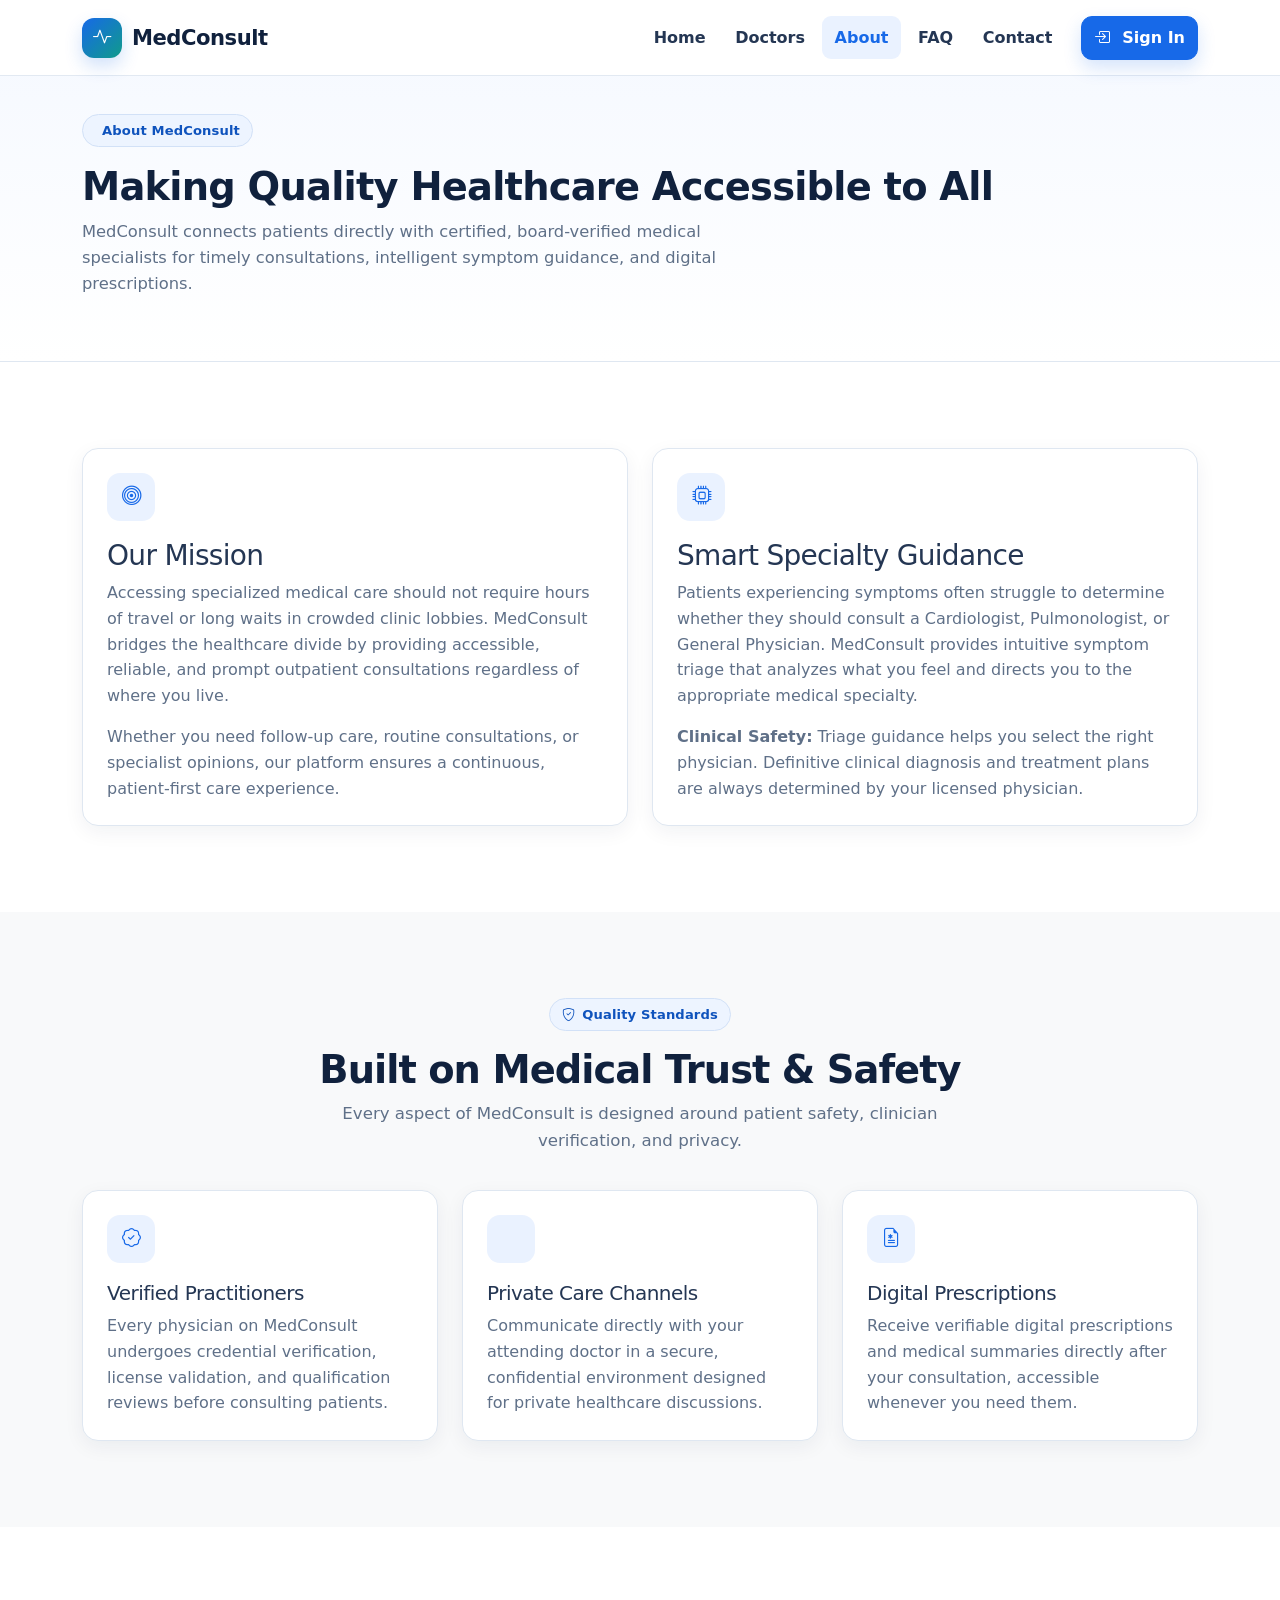
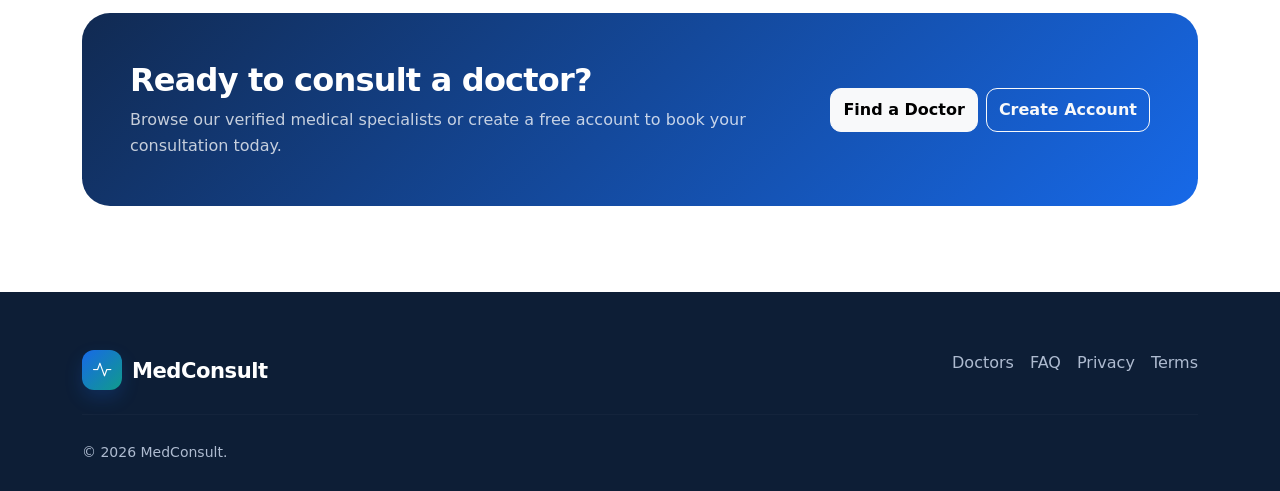
<file: public/about.html>
<!doctype html><html lang="en"><head>
<meta charset="utf-8"><meta name="viewport" content="width=device-width, initial-scale=1"><meta name="description" content="Learn how MedConsult connects patient, doctor, appointment and AI-assisted consultation workflows."><meta name="theme-color" content="#1769e8"><title>About | MedConsult</title><link rel="icon" href="images/favicon.svg" type="image/svg+xml">
<link rel="stylesheet" href="vendor/bootstrap.min.css"><link rel="stylesheet" href="vendor/bootstrap-icons.min.css"><link rel="stylesheet" href="css/style.css"></head>
<body class="public-page"><a class="skip-link" href="#main-content">Skip to main content</a>
<nav class="navbar navbar-expand-lg fixed-top public-navbar" aria-label="Main navigation"><div class="container"><a class="brand" href="index.html"><span class="brand-mark"><i class="bi bi-activity"></i></span><span class="brand-name">MedConsult</span></a><button class="navbar-toggler" type="button" data-bs-toggle="collapse" data-bs-target="#mainNav" aria-label="Open navigation"><span class="navbar-toggler-icon"></span></button><div class="collapse navbar-collapse" id="mainNav"><ul class="navbar-nav ms-auto align-items-lg-center gap-lg-1"><li class="nav-item"><a class="nav-link" href="index.html">Home</a></li><li class="nav-item"><a class="nav-link" href="doctors.html">Doctors</a></li><li class="nav-item"><a class="nav-link active" href="about.html">About</a></li><li class="nav-item"><a class="nav-link" href="faq.html">FAQ</a></li><li class="nav-item"><a class="nav-link" href="contact.html">Contact</a></li></ul><a class="btn btn-primary ms-lg-3 mt-3 mt-lg-0" href="login.html"><i class="bi bi-box-arrow-in-right me-1"></i> Sign In</a></div></div></nav>
<main id="main-content"><section class="page-hero"><div class="container"><span class="eyebrow"><i class="bi bi-heart-pulse"></i> About MedConsult</span><h1 class="mt-3">Making Quality Healthcare Accessible to All</h1><p>MedConsult connects patients directly with certified, board-verified medical specialists for timely consultations, intelligent symptom guidance, and digital prescriptions.</p></div></section>
<section class="section-space"><div class="container"><div class="row g-4 align-items-stretch"><div class="col-lg-6"><div class="info-card"><div class="info-icon"><i class="bi bi-bullseye"></i></div><h2 class="h3">Our Mission</h2><p>Accessing specialized medical care should not require hours of travel or long waits in crowded clinic lobbies. MedConsult bridges the healthcare divide by providing accessible, reliable, and prompt outpatient consultations regardless of where you live.</p><p class="mb-0">Whether you need follow-up care, routine consultations, or specialist opinions, our platform ensures a continuous, patient-first care experience.</p></div></div><div class="col-lg-6"><div class="info-card"><div class="info-icon"><i class="bi bi-cpu"></i></div><h2 class="h3">Smart Specialty Guidance</h2><p>Patients experiencing symptoms often struggle to determine whether they should consult a Cardiologist, Pulmonologist, or General Physician. MedConsult provides intuitive symptom triage that analyzes what you feel and directs you to the appropriate medical specialty.</p><p class="mb-0"><strong>Clinical Safety:</strong> Triage guidance helps you select the right physician. Definitive clinical diagnosis and treatment plans are always determined by your licensed physician.</p></div></div></div></div></section>
<section class="section-space bg-light"><div class="container"><div class="section-heading center"><span class="eyebrow"><i class="bi bi-shield-check"></i> Quality Standards</span><h2 class="mt-3">Built on Medical Trust & Safety</h2><p>Every aspect of MedConsult is designed around patient safety, clinician verification, and privacy.</p></div><div class="row g-4"><div class="col-md-4"><article class="feature-card"><div class="feature-icon"><i class="bi bi-patch-check"></i></div><h3 class="h5">Verified Practitioners</h3><p class="mb-0">Every physician on MedConsult undergoes credential verification, license validation, and qualification reviews before consulting patients.</p></article></div><div class="col-md-4"><article class="feature-card"><div class="feature-icon"><i class="bi bi-chat-heart"></i></div><h3 class="h5">Private Care Channels</h3><p class="mb-0">Communicate directly with your attending doctor in a secure, confidential environment designed for private healthcare discussions.</p></article></div><div class="col-md-4"><article class="feature-card"><div class="feature-icon"><i class="bi bi-file-earmark-medical"></i></div><h3 class="h5">Digital Prescriptions</h3><p class="mb-0">Receive verifiable digital prescriptions and medical summaries directly after your consultation, accessible whenever you need them.</p></article></div></div></div></section>
<section class="section-space"><div class="container"><div class="cta-band"><div class="row align-items-center g-4"><div class="col-lg-8"><h2>Ready to consult a doctor?</h2><p class="mb-0">Browse our verified medical specialists or create a free account to book your consultation today.</p></div><div class="col-lg-4 text-lg-end"><a class="btn btn-light" href="doctors.html">Find a Doctor</a><a class="btn btn-outline-light ms-2" href="login.html#register">Create Account</a></div></div></div></div></section></main>
<footer class="public-footer"><div class="container"><div class="d-flex flex-column flex-md-row justify-content-between gap-3"><a class="brand" href="index.html"><span class="brand-mark"><i class="bi bi-activity"></i></span><span class="brand-name">MedConsult</span></a><div class="d-flex flex-wrap gap-3"><a href="doctors.html">Doctors</a><a href="faq.html">FAQ</a><a href="privacy.html">Privacy</a><a href="terms.html">Terms</a></div></div><hr class="footer-divider my-4"><small>© <span data-current-year></span> MedConsult.</small></div></footer>
<script src="vendor/bootstrap.bundle.min.js"></script><script src="js/app.js"></script></body></html>
</file>
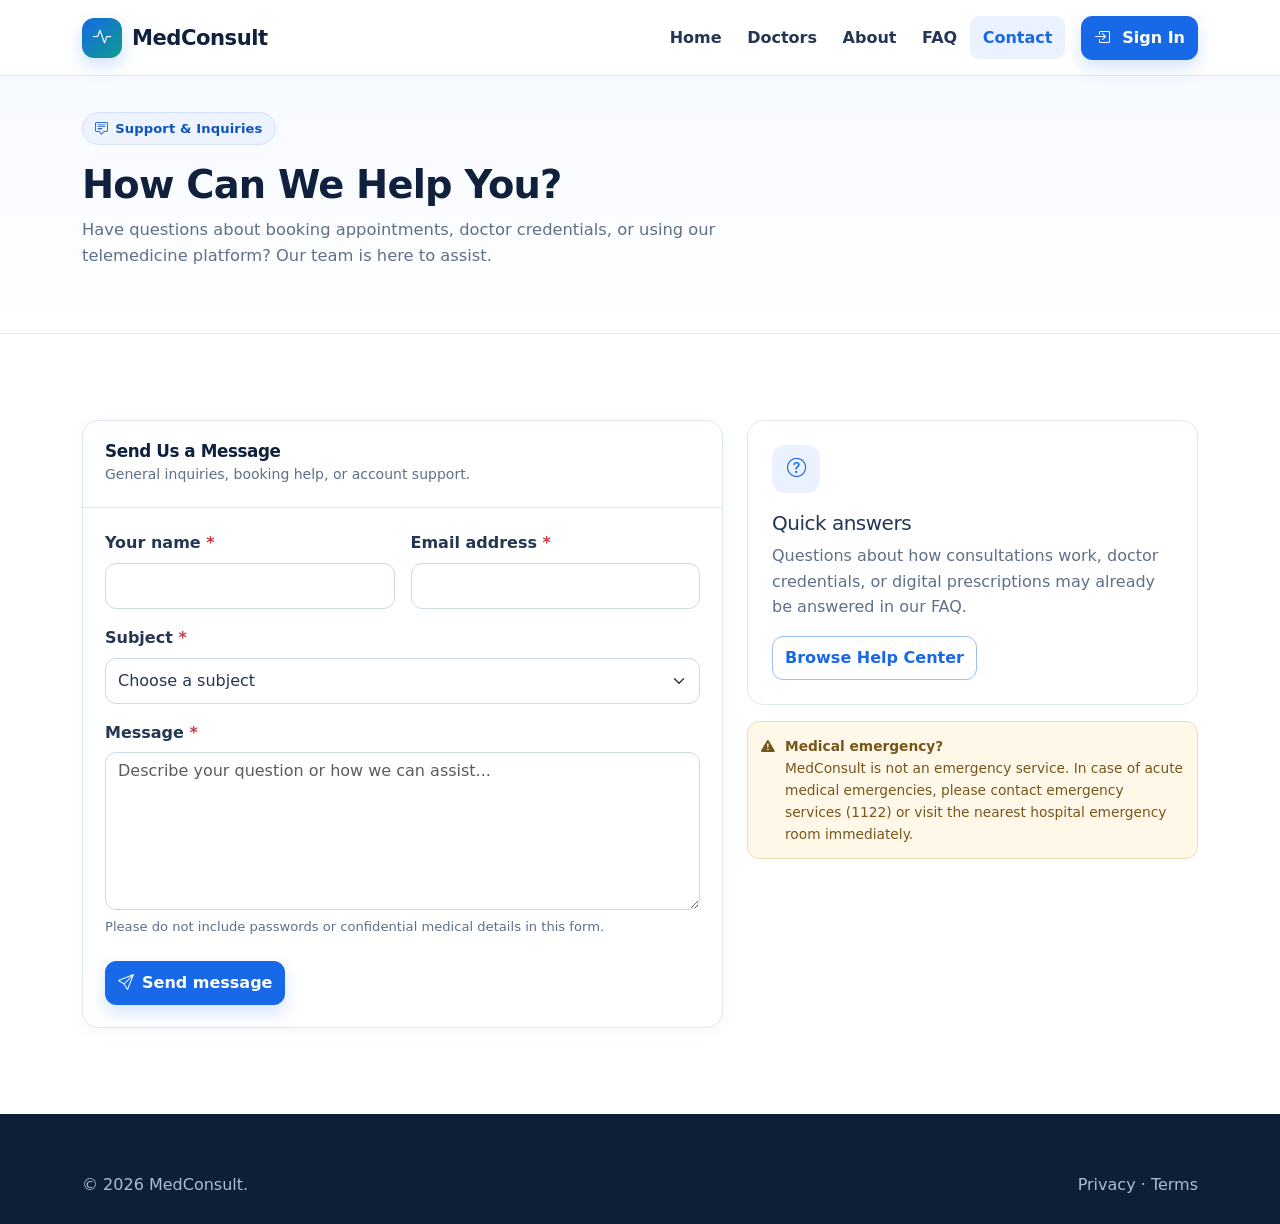
<file: public/contact.html>
<!doctype html><html lang="en"><head>
<meta charset="utf-8"><meta name="viewport" content="width=device-width, initial-scale=1"><meta name="theme-color" content="#1769e8"><meta name="description" content="Contact MedConsult support."><title>Contact | MedConsult</title><link rel="icon" href="images/favicon.svg" type="image/svg+xml"><link rel="stylesheet" href="vendor/bootstrap.min.css"><link rel="stylesheet" href="vendor/bootstrap-icons.min.css"><link rel="stylesheet" href="css/style.css"></head>
<body class="public-page"><a class="skip-link" href="#main-content">Skip to main content</a><nav class="navbar navbar-expand-lg fixed-top public-navbar" aria-label="Main navigation"><div class="container"><a class="brand" href="index.html"><span class="brand-mark"><i class="bi bi-activity"></i></span><span class="brand-name">MedConsult</span></a><button class="navbar-toggler" type="button" data-bs-toggle="collapse" data-bs-target="#mainNav" aria-label="Open navigation"><span class="navbar-toggler-icon"></span></button><div class="collapse navbar-collapse" id="mainNav"><ul class="navbar-nav ms-auto align-items-lg-center"><li class="nav-item"><a class="nav-link" href="index.html">Home</a></li><li class="nav-item"><a class="nav-link" href="doctors.html">Doctors</a></li><li class="nav-item"><a class="nav-link" href="about.html">About</a></li><li class="nav-item"><a class="nav-link" href="faq.html">FAQ</a></li><li class="nav-item"><a class="nav-link active" href="contact.html">Contact</a></li></ul><a class="btn btn-primary ms-lg-3 mt-3 mt-lg-0" href="login.html"><i class="bi bi-box-arrow-in-right me-1"></i> Sign In</a></div></div></nav>
<main id="main-content"><section class="page-hero"><div class="container"><span class="eyebrow"><i class="bi bi-chat-square-text"></i> Support & Inquiries</span><h1 class="mt-3">How Can We Help You?</h1><p>Have questions about booking appointments, doctor credentials, or using our telemedicine platform? Our team is here to assist.</p></div></section><section class="section-space"><div class="container"><div class="row g-4"><div class="col-lg-7"><div class="panel"><div class="panel-header"><div><h2 class="panel-title">Send Us a Message</h2><small class="text-muted">General inquiries, booking help, or account support.</small></div></div><div class="panel-body"><div id="contactAlert"></div><form id="contactForm"><div class="row g-3"><div class="col-md-6"><label class="form-label required" for="contactName">Your name</label><input class="form-control" id="contactName" maxlength="255" autocomplete="name" required></div><div class="col-md-6"><label class="form-label required" for="contactEmail">Email address</label><input class="form-control" type="email" id="contactEmail" maxlength="255" autocomplete="email" required></div><div class="col-12"><label class="form-label required" for="contactSubject">Subject</label><select class="form-select" id="contactSubject" required><option value="">Choose a subject</option><option>Appointment assistance</option><option>Doctor onboarding & verification</option><option>Account & login help</option><option>Feedback or general question</option></select></div><div class="col-12"><label class="form-label required" for="contactMessage">Message</label><textarea class="form-control" id="contactMessage" rows="6" maxlength="5000" placeholder="Describe your question or how we can assist..." required></textarea><div class="form-hint">Please do not include passwords or confidential medical details in this form.</div></div></div><button class="btn btn-primary mt-4" id="contactButton" type="submit"><i class="bi bi-send"></i> Send message</button></form></div></div></div><div class="col-lg-5"><div class="contact-card mb-3"><div class="info-icon"><i class="bi bi-question-circle"></i></div><h2 class="h5">Quick answers</h2><p class="text-muted">Questions about how consultations work, doctor credentials, or digital prescriptions may already be answered in our FAQ.</p><a class="btn btn-outline-primary" href="faq.html">Browse Help Center</a></div><div class="medical-note"><i class="bi bi-exclamation-triangle-fill"></i><div><strong>Medical emergency?</strong><br>MedConsult is not an emergency service. In case of acute medical emergencies, please contact emergency services (1122) or visit the nearest hospital emergency room immediately.</div></div></div></div></div></section></main>
<footer class="public-footer"><div class="container"><div class="d-flex justify-content-between flex-wrap gap-3"><span>© <span data-current-year></span> MedConsult.</span><span><a href="privacy.html">Privacy</a> · <a href="terms.html">Terms</a></span></div></div></footer><script src="vendor/bootstrap.bundle.min.js"></script><script src="js/app.js"></script><script src="js/public.js"></script></body></html>
</file>
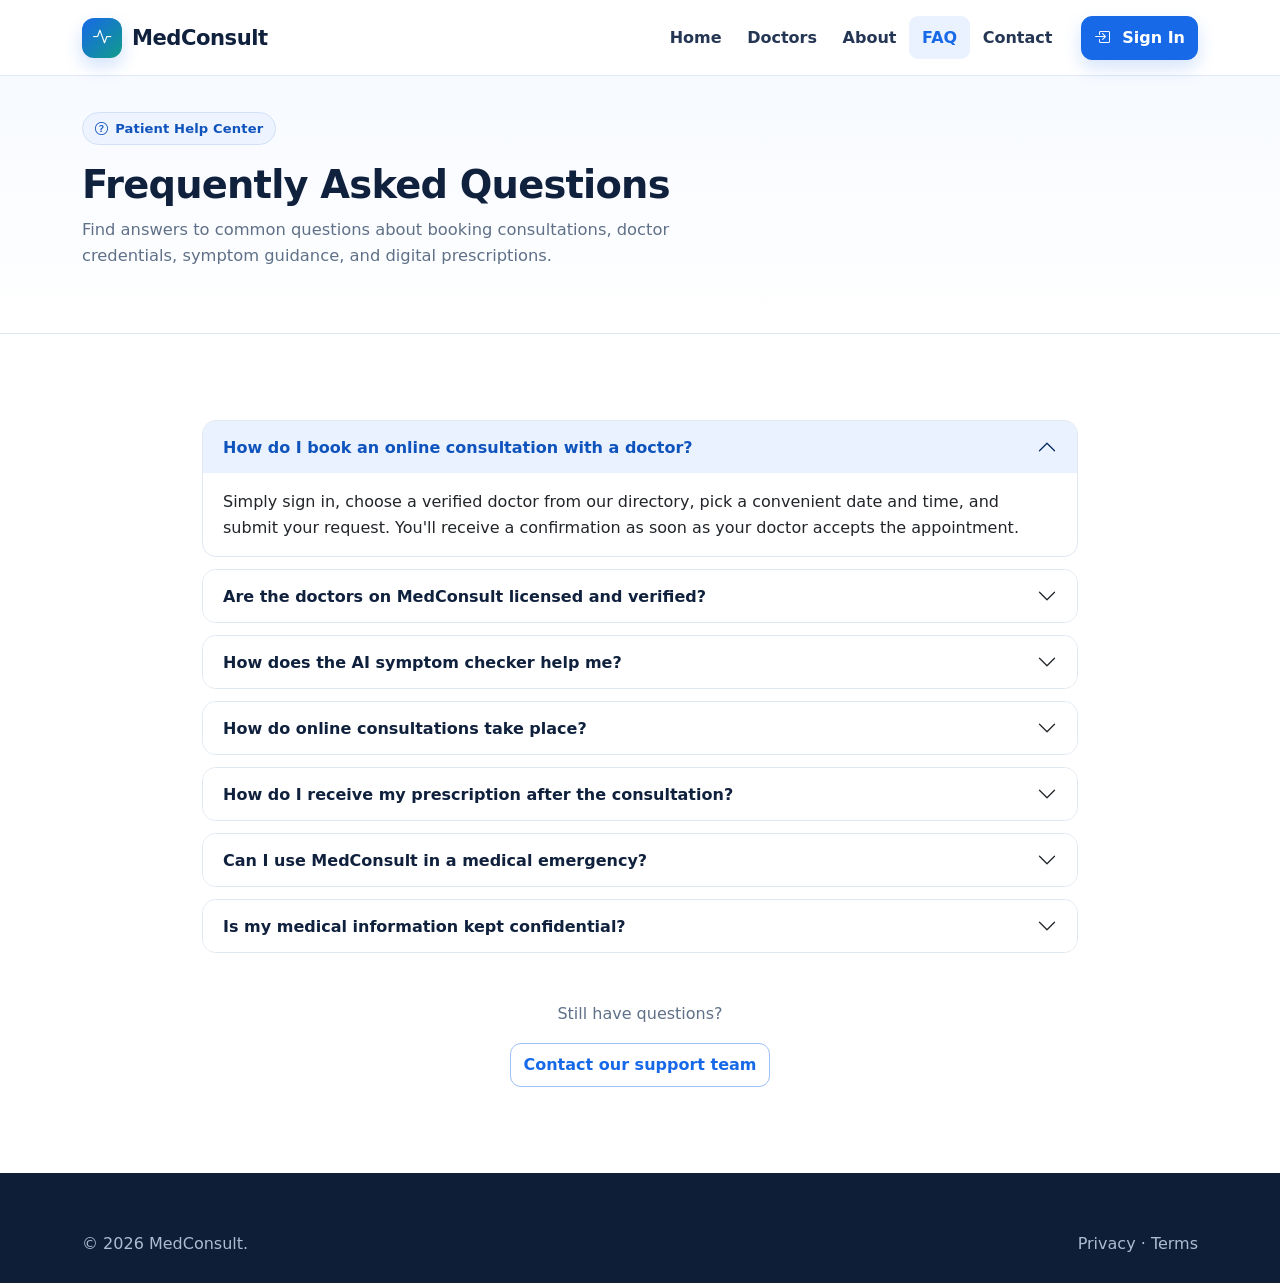
<file: public/faq.html>
<!doctype html><html lang="en"><head>
<meta charset="utf-8"><meta name="viewport" content="width=device-width, initial-scale=1"><meta name="theme-color" content="#1769e8"><meta name="description" content="Frequently asked questions about MedConsult accounts, AI triage, doctors and appointments."><title>FAQ | MedConsult</title><link rel="icon" href="images/favicon.svg" type="image/svg+xml"><link rel="stylesheet" href="vendor/bootstrap.min.css"><link rel="stylesheet" href="vendor/bootstrap-icons.min.css"><link rel="stylesheet" href="css/style.css"></head>
<body class="public-page"><a class="skip-link" href="#main-content">Skip to main content</a><nav class="navbar navbar-expand-lg fixed-top public-navbar" aria-label="Main navigation"><div class="container"><a class="brand" href="index.html"><span class="brand-mark"><i class="bi bi-activity"></i></span><span class="brand-name">MedConsult</span></a><button class="navbar-toggler" type="button" data-bs-toggle="collapse" data-bs-target="#mainNav" aria-label="Open navigation"><span class="navbar-toggler-icon"></span></button><div class="collapse navbar-collapse" id="mainNav"><ul class="navbar-nav ms-auto align-items-lg-center"><li class="nav-item"><a class="nav-link" href="index.html">Home</a></li><li class="nav-item"><a class="nav-link" href="doctors.html">Doctors</a></li><li class="nav-item"><a class="nav-link" href="about.html">About</a></li><li class="nav-item"><a class="nav-link active" href="faq.html">FAQ</a></li><li class="nav-item"><a class="nav-link" href="contact.html">Contact</a></li></ul><a class="btn btn-primary ms-lg-3 mt-3 mt-lg-0" href="login.html"><i class="bi bi-box-arrow-in-right me-1"></i> Sign In</a></div></div></nav>
<main id="main-content"><section class="page-hero"><div class="container"><span class="eyebrow"><i class="bi bi-question-circle"></i> Patient Help Center</span><h1 class="mt-3">Frequently Asked Questions</h1><p>Find answers to common questions about booking consultations, doctor credentials, symptom guidance, and digital prescriptions.</p></div></section><section class="section-space"><div class="container content-width"><div class="accordion faq-accordion" id="faqAccordion">
<div class="accordion-item"><h2 class="accordion-header"><button class="accordion-button" type="button" data-bs-toggle="collapse" data-bs-target="#faq1">How do I book an online consultation with a doctor?</button></h2><div id="faq1" class="accordion-collapse collapse show" data-bs-parent="#faqAccordion"><div class="accordion-body">Simply sign in, choose a verified doctor from our directory, pick a convenient date and time, and submit your request. You'll receive a confirmation as soon as your doctor accepts the appointment.</div></div></div>
<div class="accordion-item"><h2 class="accordion-header"><button class="accordion-button collapsed" type="button" data-bs-toggle="collapse" data-bs-target="#faq2">Are the doctors on MedConsult licensed and verified?</button></h2><div id="faq2" class="accordion-collapse collapse" data-bs-parent="#faqAccordion"><div class="accordion-body">Yes, absolutely. Every doctor on MedConsult undergoes thorough verification of their medical licensing, degrees, and clinical experience before they are approved to consult patients.</div></div></div>
<div class="accordion-item"><h2 class="accordion-header"><button class="accordion-button collapsed" type="button" data-bs-toggle="collapse" data-bs-target="#faq3">How does the AI symptom checker help me?</button></h2><div id="faq3" class="accordion-collapse collapse" data-bs-parent="#faqAccordion"><div class="accordion-body">If you're unsure which doctor to visit, our symptom assistant lets you describe your symptoms in plain words. It suggests the most suitable medical specialty (such as Cardiology, Dermatology, or General Practice) so you consult the right specialist right away.</div></div></div>
<div class="accordion-item"><h2 class="accordion-header"><button class="accordion-button collapsed" type="button" data-bs-toggle="collapse" data-bs-target="#faq4">How do online consultations take place?</button></h2><div id="faq4" class="accordion-collapse collapse" data-bs-parent="#faqAccordion"><div class="accordion-body">Consultations take place privately inside your MedConsult dashboard. You can communicate with your doctor in real time via secure consultation chat or join video meeting links provided by your doctor.</div></div></div>
<div class="accordion-item"><h2 class="accordion-header"><button class="accordion-button collapsed" type="button" data-bs-toggle="collapse" data-bs-target="#faq5">How do I receive my prescription after the consultation?</button></h2><div id="faq5" class="accordion-collapse collapse" data-bs-parent="#faqAccordion"><div class="accordion-body">After your consultation, your doctor issues an official digital prescription with medication dosages and clinical advice. You can view, download, or print your prescription directly from your account anytime.</div></div></div>
<div class="accordion-item"><h2 class="accordion-header"><button class="accordion-button collapsed" type="button" data-bs-toggle="collapse" data-bs-target="#faq6">Can I use MedConsult in a medical emergency?</button></h2><div id="faq6" class="accordion-collapse collapse" data-bs-parent="#faqAccordion"><div class="accordion-body">No. MedConsult is an outpatient virtual clinic. If you or someone with you experiences life-threatening symptoms—such as severe chest pain, acute trauma, or severe shortness of breath—please dial 1122 or go to the nearest emergency hospital immediately.</div></div></div>
<div class="accordion-item"><h2 class="accordion-header"><button class="accordion-button collapsed" type="button" data-bs-toggle="collapse" data-bs-target="#faq7">Is my medical information kept confidential?</button></h2><div id="faq7" class="accordion-collapse collapse" data-bs-parent="#faqAccordion"><div class="accordion-body">Yes. Your consultations, chat records, and digital prescriptions are strictly private and only accessible to you and your treating physician.</div></div></div>
</div><div class="text-center mt-5"><p class="text-muted">Still have questions?</p><a class="btn btn-outline-primary" href="contact.html">Contact our support team</a></div></div></section></main>
<footer class="public-footer"><div class="container"><div class="d-flex justify-content-between flex-wrap gap-3"><span>© <span data-current-year></span> MedConsult.</span><span><a href="privacy.html">Privacy</a> · <a href="terms.html">Terms</a></span></div></div></footer><script src="vendor/bootstrap.bundle.min.js"></script><script src="js/app.js"></script></body></html>
</file>
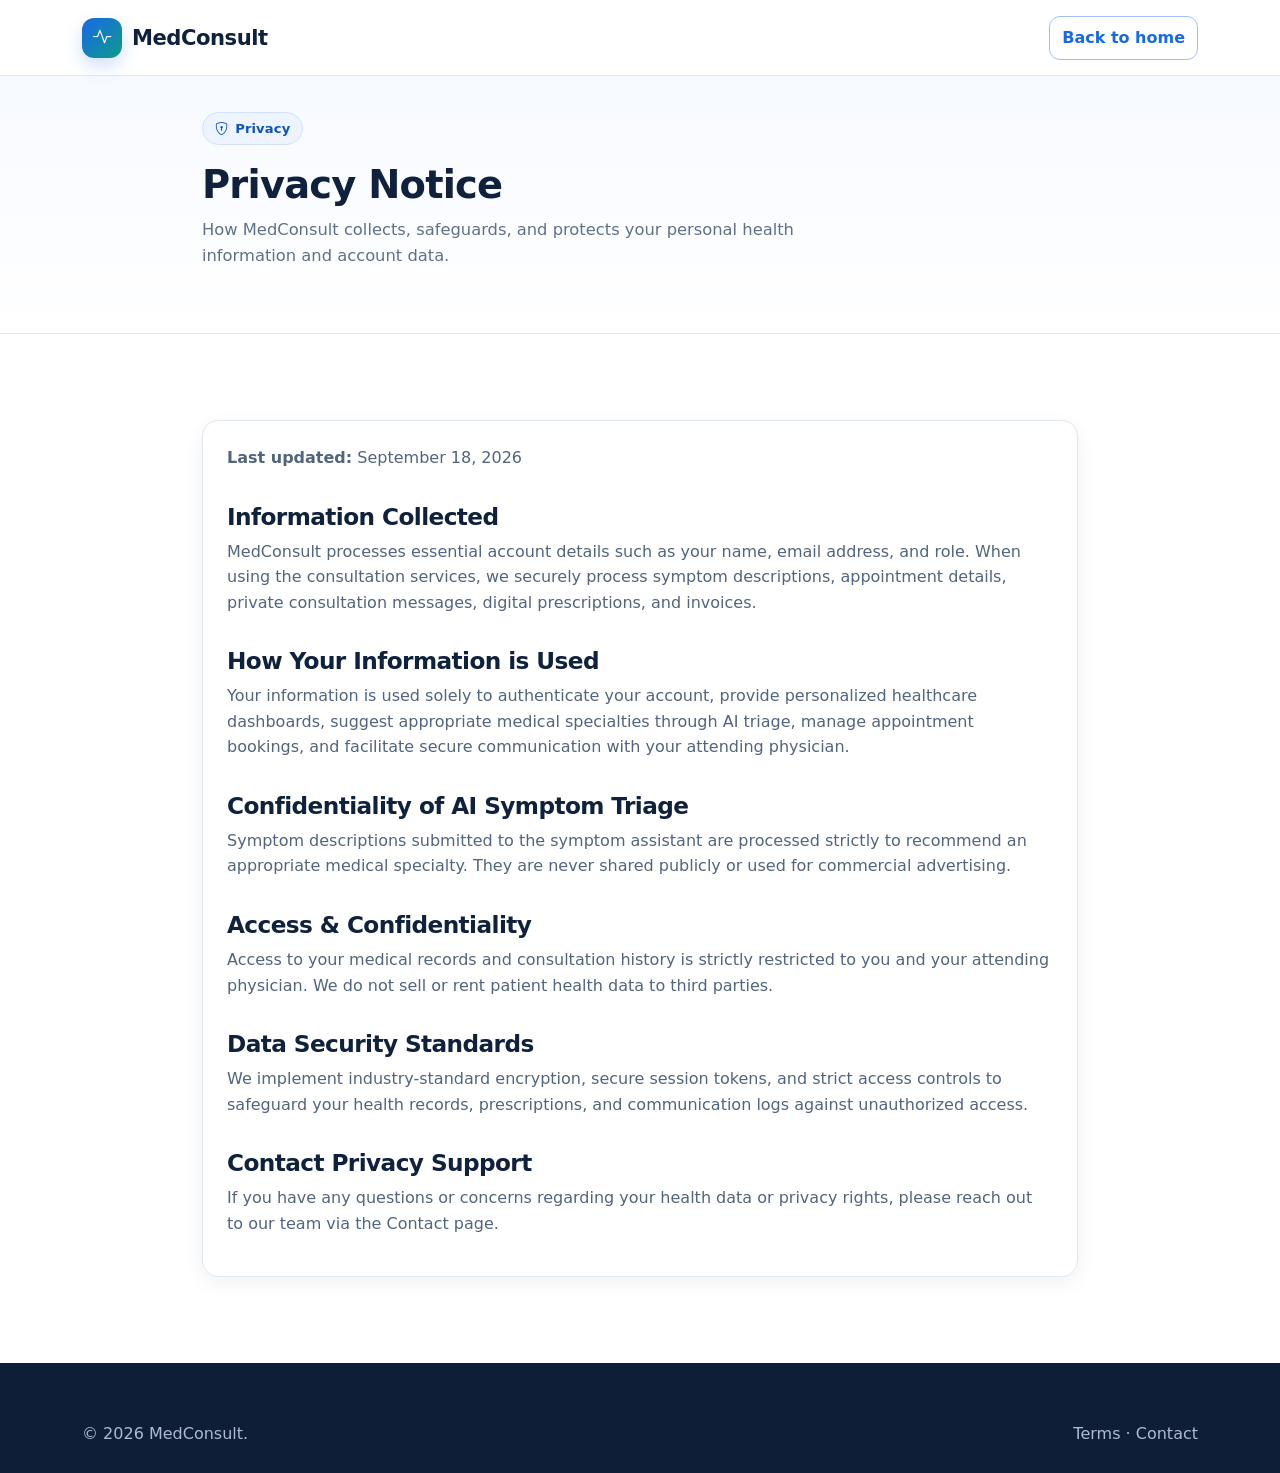
<file: public/privacy.html>
<!doctype html><html lang="en"><head>
<meta charset="utf-8"><meta name="viewport" content="width=device-width, initial-scale=1"><meta name="theme-color" content="#1769e8"><meta name="description" content="MedConsult privacy information."><title>Privacy | MedConsult</title><link rel="icon" href="images/favicon.svg" type="image/svg+xml"><link rel="stylesheet" href="vendor/bootstrap.min.css"><link rel="stylesheet" href="vendor/bootstrap-icons.min.css"><link rel="stylesheet" href="css/style.css"></head>
<body class="public-page"><a class="skip-link" href="#main-content">Skip to main content</a><nav class="navbar fixed-top public-navbar" aria-label="Main navigation"><div class="container"><a class="brand" href="index.html"><span class="brand-mark"><i class="bi bi-activity"></i></span><span class="brand-name">MedConsult</span></a><a class="btn btn-outline-primary" href="index.html">Back to home</a></div></nav>
<main id="main-content"><section class="page-hero"><div class="container content-width"><span class="eyebrow"><i class="bi bi-shield-lock"></i> Privacy</span><h1 class="mt-3">Privacy Notice</h1><p>How MedConsult collects, safeguards, and protects your personal health information and account data.</p></div></section><section class="section-space"><div class="container content-width"><article class="legal-card prose"><p><strong>Last updated:</strong> September 18, 2026</p><h2>Information Collected</h2><p>MedConsult processes essential account details such as your name, email address, and role. When using the consultation services, we securely process symptom descriptions, appointment details, private consultation messages, digital prescriptions, and invoices.</p><h2>How Your Information is Used</h2><p>Your information is used solely to authenticate your account, provide personalized healthcare dashboards, suggest appropriate medical specialties through AI triage, manage appointment bookings, and facilitate secure communication with your attending physician.</p><h2>Confidentiality of AI Symptom Triage</h2><p>Symptom descriptions submitted to the symptom assistant are processed strictly to recommend an appropriate medical specialty. They are never shared publicly or used for commercial advertising.</p><h2>Access & Confidentiality</h2><p>Access to your medical records and consultation history is strictly restricted to you and your attending physician. We do not sell or rent patient health data to third parties.</p><h2>Data Security Standards</h2><p>We implement industry-standard encryption, secure session tokens, and strict access controls to safeguard your health records, prescriptions, and communication logs against unauthorized access.</p><h2>Contact Privacy Support</h2><p>If you have any questions or concerns regarding your health data or privacy rights, please reach out to our team via the Contact page.</p></article></div></section></main><footer class="public-footer"><div class="container"><div class="d-flex justify-content-between flex-wrap gap-3"><span>© <span data-current-year></span> MedConsult.</span><span><a href="terms.html">Terms</a> · <a href="contact.html">Contact</a></span></div></div></footer><script src="js/app.js"></script></body></html>
</file>
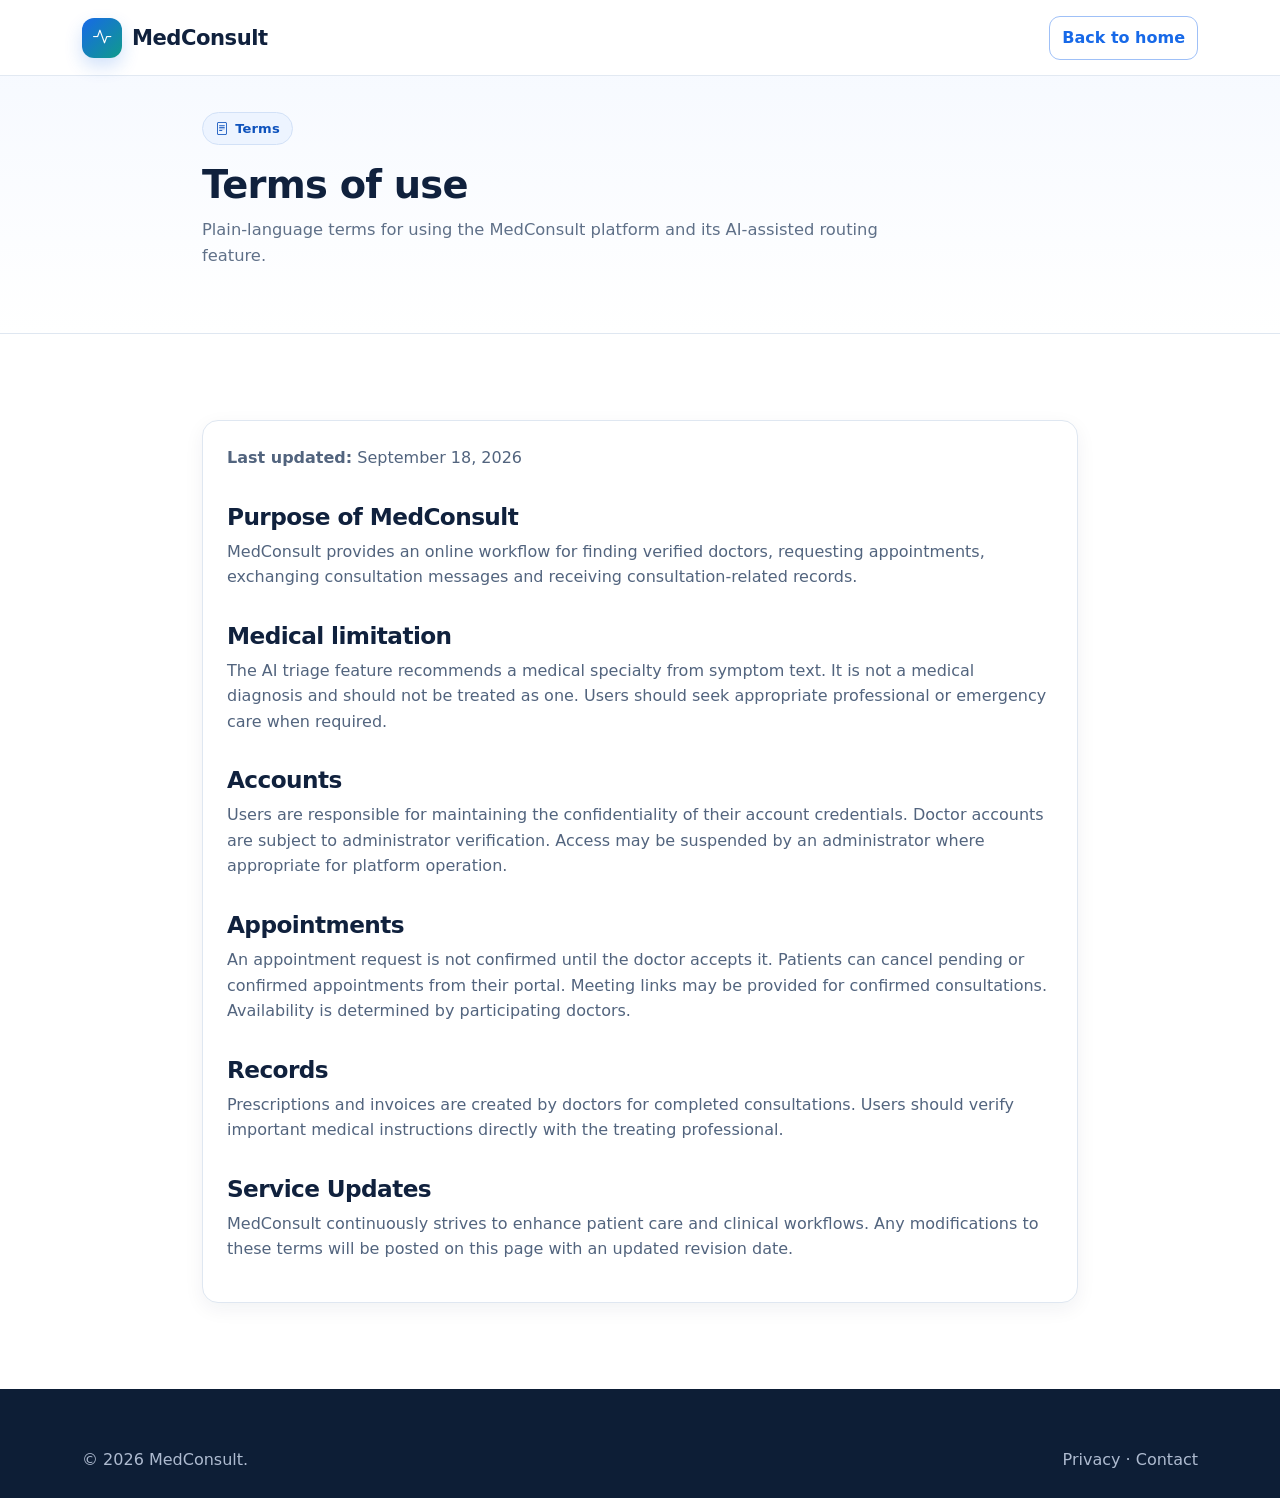
<file: public/terms.html>
<!doctype html><html lang="en"><head>
<meta charset="utf-8"><meta name="viewport" content="width=device-width, initial-scale=1"><meta name="theme-color" content="#1769e8"><meta name="description" content="MedConsult terms of use."><title>Terms | MedConsult</title><link rel="icon" href="images/favicon.svg" type="image/svg+xml"><link rel="stylesheet" href="vendor/bootstrap.min.css"><link rel="stylesheet" href="vendor/bootstrap-icons.min.css"><link rel="stylesheet" href="css/style.css"></head>
<body class="public-page"><a class="skip-link" href="#main-content">Skip to main content</a><nav class="navbar fixed-top public-navbar" aria-label="Main navigation"><div class="container"><a class="brand" href="index.html"><span class="brand-mark"><i class="bi bi-activity"></i></span><span class="brand-name">MedConsult</span></a><a class="btn btn-outline-primary" href="index.html">Back to home</a></div></nav>
<main id="main-content"><section class="page-hero"><div class="container content-width"><span class="eyebrow"><i class="bi bi-file-text"></i> Terms</span><h1 class="mt-3">Terms of use</h1><p>Plain-language terms for using the MedConsult platform and its AI-assisted routing feature.</p></div></section><section class="section-space"><div class="container content-width"><article class="legal-card prose"><p><strong>Last updated:</strong> September 18, 2026</p><h2>Purpose of MedConsult</h2><p>MedConsult provides an online workflow for finding verified doctors, requesting appointments, exchanging consultation messages and receiving consultation-related records.</p><h2>Medical limitation</h2><p>The AI triage feature recommends a medical specialty from symptom text. It is not a medical diagnosis and should not be treated as one. Users should seek appropriate professional or emergency care when required.</p><h2>Accounts</h2><p>Users are responsible for maintaining the confidentiality of their account credentials. Doctor accounts are subject to administrator verification. Access may be suspended by an administrator where appropriate for platform operation.</p><h2>Appointments</h2><p>An appointment request is not confirmed until the doctor accepts it. Patients can cancel pending or confirmed appointments from their portal. Meeting links may be provided for confirmed consultations. Availability is determined by participating doctors.</p><h2>Records</h2><p>Prescriptions and invoices are created by doctors for completed consultations. Users should verify important medical instructions directly with the treating professional.</p><h2>Service Updates</h2><p>MedConsult continuously strives to enhance patient care and clinical workflows. Any modifications to these terms will be posted on this page with an updated revision date.</p></article></div></section></main><footer class="public-footer"><div class="container"><div class="d-flex justify-content-between flex-wrap gap-3"><span>© <span data-current-year></span> MedConsult.</span><span><a href="privacy.html">Privacy</a> · <a href="contact.html">Contact</a></span></div></div></footer><script src="js/app.js"></script></body></html>
</file>
<file: public/css/style.css>
:root {
  --mc-primary: #1769e8;
  --mc-primary-dark: #0f53bd;
  --mc-primary-soft: #eaf2ff;
  --mc-teal: #109b8b;
  --mc-teal-soft: #e7f8f5;
  --mc-navy: #10213d;
  --mc-text: #243653;
  --mc-muted: #5f7088;
  --mc-bg: #f5f8fc;
  --mc-surface: #ffffff;
  --mc-border: #dfe7f1;
  --mc-success: #16885c;
  --mc-success-soft: #e8f7ef;
  --mc-warning: #b7791f;
  --mc-warning-soft: #fff5dd;
  --mc-danger: #c53b45;
  --mc-danger-soft: #fff0f1;
  --mc-info: #1979a8;
  --mc-info-soft: #e9f7fd;
  --mc-shadow-sm: 0 6px 20px rgba(16, 33, 61, .06);
  --mc-shadow-md: 0 16px 40px rgba(16, 33, 61, .09);
  --mc-radius-sm: 10px;
  --mc-radius: 16px;
  --mc-radius-lg: 24px;
  --mc-sidebar: 264px;
  --mc-topbar: 78px;
}

* { box-sizing: border-box; }
html { scroll-behavior: smooth; }
body {
  margin: 0;
  color: var(--mc-text);
  background: var(--mc-bg);
  font-family: Inter, ui-sans-serif, system-ui, -apple-system, BlinkMacSystemFont, "Segoe UI", sans-serif;
  line-height: 1.6;
  -webkit-font-smoothing: antialiased;
}
body.public-page { background: #fff; }
a { color: var(--mc-primary); }
a:hover { color: var(--mc-primary-dark); }
img { max-width: 100%; }
button, input, select, textarea { font: inherit; }
::selection { background: #cfe0ff; color: var(--mc-navy); }

h1, h2, h3, h4, h5, h6 {
  color: var(--mc-navy);
  font-weight: 750;
  letter-spacing: -.025em;
}
.text-muted { color: var(--mc-muted) !important; }
.text-primary { color: var(--mc-primary) !important; }
.bg-soft-primary { background: var(--mc-primary-soft); }
.bg-soft-teal { background: var(--mc-teal-soft); }
.min-vh-75 { min-height: 75vh; }

.skip-link {
  position: fixed;
  top: 10px;
  left: 10px;
  transform: translateY(-150%);
  z-index: 3000;
  background: var(--mc-navy);
  color: #fff;
  padding: 10px 14px;
  border-radius: 8px;
}
.skip-link:focus { transform: none; color: #fff; }

:focus-visible {
  outline: 3px solid rgba(23, 105, 232, .25);
  outline-offset: 2px;
}

/* Brand */
.brand {
  display: inline-flex;
  align-items: center;
  gap: 10px;
  text-decoration: none;
  color: var(--mc-navy);
  font-weight: 800;
  letter-spacing: -.03em;
}
.brand:hover { color: var(--mc-navy); }
.brand-mark {
  width: 40px;
  height: 40px;
  display: inline-grid;
  place-items: center;
  border-radius: 12px;
  color: #fff;
  background: linear-gradient(135deg, var(--mc-primary), var(--mc-teal));
  box-shadow: 0 8px 18px rgba(23, 105, 232, .2);
}
.brand-mark i { font-size: 1.15rem; }
.brand-name { font-size: 1.32rem; }

/* Public navigation */
.public-navbar {
  background: rgba(255, 255, 255, .94) !important;
  border-bottom: 1px solid rgba(223, 231, 241, .9);
  backdrop-filter: blur(14px);
  -webkit-backdrop-filter: blur(14px);
  min-height: 76px;
}
.public-navbar .nav-link {
  color: var(--mc-text);
  font-weight: 650;
  border-radius: 9px;
  padding: .55rem .8rem !important;
}
.public-navbar .nav-link:hover,
.public-navbar .nav-link.active { color: var(--mc-primary); background: var(--mc-primary-soft); }

/* Buttons */
.btn {
  border-radius: 11px;
  font-weight: 680;
  min-height: 44px;
  display: inline-flex;
  align-items: center;
  justify-content: center;
  gap: 8px;
}
.btn-sm { min-height: 36px; border-radius: 9px; }
.btn-lg { min-height: 50px; border-radius: 13px; }
.btn-primary {
  background: var(--mc-primary);
  border-color: var(--mc-primary);
  box-shadow: 0 8px 18px rgba(23, 105, 232, .18);
}
.btn-primary:hover, .btn-primary:focus {
  background: var(--mc-primary-dark);
  border-color: var(--mc-primary-dark);
}
.btn-outline-primary { border-color: #9fc0f7; color: var(--mc-primary); }
.btn-outline-primary:hover { background: var(--mc-primary); border-color: var(--mc-primary); }
.btn-soft-primary { background: var(--mc-primary-soft); color: var(--mc-primary); border: 1px solid #d5e4ff; }
.btn-soft-primary:hover { background: #dce9ff; color: var(--mc-primary-dark); }
.btn-soft-danger { background: var(--mc-danger-soft); color: var(--mc-danger); border: 1px solid #f7d4d7; }
.btn-soft-danger:hover { background: #fde2e5; color: #a82b35; }

/* Public home */
.hero-section {
  position: relative;
  overflow: hidden;
  padding: 112px 0 64px;
  background:
    radial-gradient(circle at 85% 18%, rgba(16, 155, 139, .08), transparent 30%),
    radial-gradient(circle at 10% 18%, rgba(23, 105, 232, .09), transparent 31%),
    #f8fbff;
}
.hero-title {
  font-size: clamp(2rem, 3.2vw, 2.75rem);
  line-height: 1.22;
  font-weight: 750;
  letter-spacing: -.025em;
  color: var(--mc-navy);
  max-width: 580px;
}
.hero-copy {
  font-size: 1.05rem;
  line-height: 1.6;
  color: var(--mc-muted);
  max-width: 520px;
}
.eyebrow {
  display: inline-flex;
  align-items: center;
  gap: 7px;
  padding: 5px 12px;
  border: 1px solid #d2e1f7;
  border-radius: 999px;
  color: var(--mc-primary-dark);
  background: #edf4ff;
  font-size: .82rem;
  font-weight: 600;
  letter-spacing: .01em;
}
.hero-image-card {
  position: relative;
  border-radius: 28px;
  padding: 10px;
  background: #fff;
  box-shadow: var(--mc-shadow-md);
  border: 1px solid var(--mc-border);
}
.hero-image-card img { width: 100%; height: 510px; object-fit: cover; border-radius: 20px; }
.hero-note {
  position: absolute;
  left: -24px;
  bottom: 28px;
  width: min(280px, 78%);
  background: #fff;
  border: 1px solid var(--mc-border);
  border-radius: 16px;
  padding: 15px;
  box-shadow: var(--mc-shadow-md);
}
.trust-row { display: flex; flex-wrap: wrap; gap: 10px 22px; color: var(--mc-muted); font-size: .88rem; }
.trust-item { display: inline-flex; align-items: center; gap: 7px; font-weight: 500; }
.trust-item i { color: var(--mc-teal); font-size: 1rem; }

/* Hero Search Bar & Specialty Chips */
.hero-search-bar {
  background: #fff;
  border: 1px solid #d8e2ed;
  border-radius: 14px;
  box-shadow: 0 8px 24px -4px rgba(16, 33, 61, 0.06), 0 2px 6px -1px rgba(0, 0, 0, 0.02);
  padding: 6px;
  max-width: 560px;
}
.hero-search-bar .form-control:focus,
.hero-search-bar .form-select:focus {
  outline: none;
  box-shadow: none;
}
@media (min-width: 576px) {
  .border-start-sm {
    border-left: 1px solid var(--mc-border) !important;
  }
}
.specialty-chips-wrapper {
  overflow-x: auto;
  padding-bottom: 4px;
}
.chip-btn {
  border-radius: 999px;
  padding: 6px 16px;
  font-size: .88rem;
  font-weight: 600;
  white-space: nowrap;
  transition: all .15s ease;
}

/* Interactive Triage Tool Card */
.triage-tool-card {
  background: #fff;
  border: 1px solid var(--mc-border);
  border-radius: 24px;
  padding: 24px;
  box-shadow: 0 12px 30px -8px rgba(23, 105, 232, 0.12), 0 4px 12px -2px rgba(0, 0, 0, 0.04);
}
.triage-preset-pill {
  font-size: .8rem;
  padding: 4px 11px;
  border-radius: 999px;
  background: #f1f5f9;
  border: 1px solid var(--mc-border);
  color: var(--mc-dark);
  font-weight: 500;
  transition: all .15s ease;
}
.triage-preset-pill:hover {
  background: var(--mc-primary-soft);
  color: var(--mc-primary);
  border-color: #cfe0ff;
}
.triage-match-box {
  background: #f8fafc;
  border: 1px solid #e2e8f0;
  border-radius: 14px;
  padding: 14px;
}

/* Department / Specialty Cards */
.department-card {
  display: block;
  background: #fff;
  border: 1px solid var(--mc-border);
  border-radius: 16px;
  padding: 20px;
  text-decoration: none;
  color: inherit;
  transition: transform .15s ease, box-shadow .15s ease, border-color .15s ease;
  height: 100%;
}
.department-card:hover {
  transform: translateY(-3px);
  box-shadow: var(--mc-shadow-md);
  border-color: var(--mc-primary);
  color: inherit;
}
.department-card .dept-icon {
  width: 44px;
  height: 44px;
  border-radius: 12px;
  display: grid;
  place-items: center;
  background: var(--mc-primary-soft);
  color: var(--mc-primary);
  font-size: 1.25rem;
  margin-bottom: 14px;
  transition: all .15s ease;
}
.department-card:hover .dept-icon {
  background: var(--mc-primary);
  color: #fff;
}
.department-card h4 {
  font-size: 1.05rem;
  font-weight: 700;
  margin-bottom: 4px;
}
.department-card p {
  font-size: .85rem;
  color: var(--mc-muted);
  margin-bottom: 0;
  line-height: 1.4;
}

/* Deliverable Cards */
.deliverable-card {
  background: #fff;
  border: 1px solid var(--mc-border);
  border-radius: 18px;
  padding: 24px;
  height: 100%;
}
.deliverable-badge {
  display: inline-flex;
  align-items: center;
  gap: 6px;
  font-size: .78rem;
  font-weight: 700;
  text-transform: uppercase;
  letter-spacing: .05em;
  color: var(--mc-primary);
  margin-bottom: 12px;
}

.section-space { padding: 86px 0; }
.section-heading { max-width: 680px; margin-bottom: 36px; }
.section-heading.center { margin-inline: auto; text-align: center; }
.section-heading h2 { font-size: clamp(2rem, 3vw, 3rem); }
.section-heading p { color: var(--mc-muted); font-size: 1.04rem; }
.feature-card, .step-card, .doctor-card, .info-card, .legal-card {
  height: 100%;
  background: #fff;
  border: 1px solid var(--mc-border);
  border-radius: var(--mc-radius);
  padding: 24px;
  box-shadow: var(--mc-shadow-sm);
}
.feature-icon, .step-icon, .info-icon {
  width: 48px;
  height: 48px;
  display: grid;
  place-items: center;
  border-radius: 13px;
  color: var(--mc-primary);
  background: var(--mc-primary-soft);
  font-size: 1.2rem;
  margin-bottom: 18px;
}
.feature-card p, .step-card p, .doctor-card p, .info-card p { color: var(--mc-muted); }
.step-number { color: var(--mc-primary); font-weight: 800; font-size: .82rem; letter-spacing: .08em; }
.doctor-avatar {
  width: 58px;
  height: 58px;
  border-radius: 16px;
  background: linear-gradient(135deg, var(--mc-primary-soft), var(--mc-teal-soft));
  color: var(--mc-primary-dark);
  display: grid;
  place-items: center;
  font-weight: 800;
  flex: 0 0 auto;
}
.verified-pill { color: var(--mc-success); font-size: .82rem; font-weight: 750; }
.cta-band {
  border-radius: 28px;
  background: linear-gradient(135deg, #112a52, #1769e8);
  color: #fff;
  padding: 48px;
  overflow: hidden;
}
.cta-band h2, .cta-band h3 { color: #fff; }
.cta-band p { color: rgba(255,255,255,.76); }
.public-footer { background: #0d1e36; color: #aebbd0; padding: 58px 0 26px; }
.public-footer .brand { color: #fff; }
.public-footer h6 { color: #fff; }
.public-footer a { color: #aebbd0; text-decoration: none; }
.public-footer a:hover { color: #fff; }
.footer-divider { border-color: rgba(255,255,255,.1); }

/* Inner public pages */
.page-hero {
  padding: 112px 0 48px;
  background: linear-gradient(180deg, #f4f8ff 0%, #fff 100%);
  border-bottom: 1px solid var(--mc-border);
}
.page-hero h1 { font-size: clamp(1.85rem, 3vw, 2.5rem); line-height: 1.25; font-weight: 750; letter-spacing: -.02em; }
.page-hero p { color: var(--mc-muted); max-width: 680px; font-size: 1.02rem; line-height: 1.6; }
.content-width { max-width: 900px; }
.prose h2 { margin-top: 2rem; font-size: 1.45rem; }
.prose p, .prose li { color: #52647e; }
.prose li + li { margin-top: .45rem; }
.contact-card { background: #fff; border: 1px solid var(--mc-border); border-radius: var(--mc-radius); padding: 24px; }
.faq-accordion .accordion-item { border: 1px solid var(--mc-border); border-radius: 14px !important; overflow: hidden; margin-bottom: 12px; }
.faq-accordion .accordion-button { font-weight: 720; color: var(--mc-navy); box-shadow: none; }
.faq-accordion .accordion-button:not(.collapsed) { color: var(--mc-primary-dark); background: var(--mc-primary-soft); }

/* Auth */
.auth-page {
  min-height: 100vh;
  background: #f6f9fd;
  display: grid;
  grid-template-columns: minmax(360px, .9fr) minmax(520px, 1.1fr);
}
.auth-aside {
  padding: 52px;
  background:
    linear-gradient(155deg, rgba(16, 33, 61, .96), rgba(23, 105, 232, .9)),
    url('../images/hero_bg.jpg') center/cover;
  color: #fff;
  display: flex;
  flex-direction: column;
  justify-content: space-between;
}
.auth-aside .brand { color: #fff; }
.auth-aside h1 { color: #fff; font-size: clamp(2.3rem, 4vw, 4rem); }
.auth-aside p { color: rgba(255,255,255,.76); }
.auth-check { display: flex; gap: 10px; margin-top: 13px; color: rgba(255,255,255,.86); }
.auth-main { display: grid; place-items: center; padding: 42px 24px; }
.auth-card { width: min(100%, 540px); background: #fff; border: 1px solid var(--mc-border); border-radius: 22px; padding: 34px; box-shadow: var(--mc-shadow-md); }
.auth-tabs { background: #eef3f9; border-radius: 12px; padding: 5px; }
.auth-tabs .nav-link { color: var(--mc-muted); font-weight: 700; border-radius: 9px; }
.auth-tabs .nav-link.active { background: #fff; color: var(--mc-primary); box-shadow: 0 2px 8px rgba(16,33,61,.07); }
.password-field { position: relative; }
.password-field .form-control { padding-right: 48px; }
.password-toggle { position: absolute; top: 50%; right: 10px; transform: translateY(-50%); border: 0; background: transparent; color: var(--mc-muted); width: 36px; height: 36px; }

/* Forms */
.form-label { font-weight: 680; color: var(--mc-text); margin-bottom: .45rem; }
.form-control, .form-select {
  min-height: 46px;
  border-color: #cfd9e7;
  border-radius: 11px;
  color: var(--mc-text);
  background-color: #fff;
}
textarea.form-control { min-height: 120px; }
.form-control:focus, .form-select:focus { border-color: #8bb5f3; box-shadow: 0 0 0 .23rem rgba(23, 105, 232, .12); }
.form-hint { color: var(--mc-muted); font-size: .82rem; margin-top: 6px; }
.required::after { content: " *"; color: var(--mc-danger); }

/* Dashboard shell */
.dashboard-body { min-height: 100vh; background: var(--mc-bg); }
.dashboard-sidebar {
  position: fixed;
  inset: 0 auto 0 0;
  width: var(--mc-sidebar);
  background: #fff;
  border-right: 1px solid var(--mc-border);
  padding: 20px 16px;
  z-index: 1035;
  display: flex;
  flex-direction: column;
  transition: transform .22s ease;
}
.dashboard-sidebar .brand { padding: 4px 8px 20px; border-bottom: 1px solid var(--mc-border); }
.dashboard-nav { display: grid; gap: 6px; margin-top: 18px; }
.dashboard-nav .nav-link {
  display: flex;
  align-items: center;
  gap: 11px;
  color: #52647e;
  font-weight: 680;
  border-radius: 11px;
  padding: 11px 12px;
}
.dashboard-nav .nav-link i { width: 20px; text-align: center; }
.dashboard-nav .nav-link:hover { color: var(--mc-primary); background: #f5f8fd; }
.dashboard-nav .nav-link.active { color: var(--mc-primary); background: var(--mc-primary-soft); }
.dashboard-sidebar-footer { margin-top: auto; border-top: 1px solid var(--mc-border); padding-top: 15px; }
.dashboard-main { margin-left: var(--mc-sidebar); min-height: 100vh; }
.dashboard-topbar {
  min-height: var(--mc-topbar);
  position: sticky;
  top: 0;
  z-index: 1020;
  background: rgba(245, 248, 252, .92);
  backdrop-filter: blur(12px);
  border-bottom: 1px solid var(--mc-border);
  display: flex;
  align-items: center;
  padding: 14px 30px;
}
.dashboard-content { padding: 30px; max-width: 1560px; margin: 0 auto; }
.dashboard-title { margin: 0; font-size: 1.4rem; }
.dashboard-subtitle { margin: 2px 0 0; color: var(--mc-muted); font-size: .9rem; }
.mobile-menu-btn { display: none; }
.sidebar-overlay { display: none; }
.user-chip { display: flex; align-items: center; gap: 10px; }
.user-avatar { width: 40px; height: 40px; border-radius: 12px; display: grid; place-items: center; background: var(--mc-primary-soft); color: var(--mc-primary); font-weight: 800; }

/* Dashboard components */
.content-section { animation: section-in .16s ease; }
@keyframes section-in { from { opacity: .2; transform: translateY(3px); } to { opacity: 1; transform: none; } }
.panel {
  background: var(--mc-surface);
  border: 1px solid var(--mc-border);
  border-radius: var(--mc-radius);
  box-shadow: 0 4px 18px rgba(16, 33, 61, .035);
}
.panel-header { padding: 20px 22px; border-bottom: 1px solid var(--mc-border); display: flex; align-items: center; justify-content: space-between; gap: 14px; }
.panel-body { padding: 22px; }
.panel-title { margin: 0; font-size: 1.05rem; }
.stat-card { background: #fff; border: 1px solid var(--mc-border); border-radius: var(--mc-radius); padding: 20px; height: 100%; }
.stat-icon { width: 46px; height: 46px; border-radius: 13px; display: grid; place-items: center; font-size: 1.1rem; }
.stat-value { font-size: 1.65rem; color: var(--mc-navy); font-weight: 800; line-height: 1.1; }
.stat-label { color: var(--mc-muted); font-size: .88rem; }
.quick-action { display: flex; align-items: center; gap: 14px; padding: 16px; border: 1px solid var(--mc-border); border-radius: 13px; text-decoration: none; color: var(--mc-text); background: #fff; }
.quick-action:hover { border-color: #b8cff3; background: #fbfdff; color: var(--mc-primary-dark); }
.quick-action-icon { width: 42px; height: 42px; border-radius: 11px; display: grid; place-items: center; background: var(--mc-primary-soft); color: var(--mc-primary); }

.badge-status { display: inline-flex; align-items: center; gap: 6px; border-radius: 999px; padding: 5px 9px; font-size: .76rem; font-weight: 750; border: 1px solid transparent; }
.status-pending { color: var(--mc-warning); background: var(--mc-warning-soft); border-color: #f4dfac; }
.status-confirmed, .status-active, .status-completed, .status-paid { color: var(--mc-success); background: var(--mc-success-soft); border-color: #c9ecd9; }
.status-cancelled, .status-suspended { color: var(--mc-danger); background: var(--mc-danger-soft); border-color: #f4ced2; }
.status-default { color: #5f6d81; background: #f0f3f7; border-color: #dde3eb; }

.table-wrap { overflow-x: auto; }
.table-modern { margin: 0; min-width: 760px; }
.table-modern thead th { color: var(--mc-muted); font-size: .76rem; text-transform: uppercase; letter-spacing: .045em; font-weight: 760; border-bottom: 1px solid var(--mc-border); background: #fafcff; padding: 13px 15px; white-space: nowrap; }
.table-modern tbody td { border-color: #edf1f6; padding: 14px 15px; vertical-align: middle; color: #44566f; }
.table-modern tbody tr:last-child td { border-bottom: 0; }

.appointment-card { border: 1px solid var(--mc-border); border-radius: 14px; padding: 17px; background: #fff; }
.appointment-card + .appointment-card { margin-top: 12px; }
.appointment-meta { display: flex; flex-wrap: wrap; gap: 10px 18px; color: var(--mc-muted); font-size: .88rem; }
.appointment-actions { display: flex; flex-wrap: wrap; gap: 8px; margin-top: 15px; }

.empty-state { text-align: center; padding: 46px 22px; color: var(--mc-muted); }
.empty-icon { width: 58px; height: 58px; border-radius: 16px; display: grid; place-items: center; margin: 0 auto 15px; background: #f0f5fb; color: #71829b; font-size: 1.4rem; }
.empty-state h3 { font-size: 1.08rem; margin-bottom: 6px; }
.loading-block { padding: 36px; text-align: center; color: var(--mc-muted); }
.skeleton { border-radius: 9px; min-height: 14px; background: linear-gradient(90deg, #edf1f6 25%, #f7f9fc 37%, #edf1f6 63%); background-size: 400% 100%; animation: skeleton 1.2s infinite; }
@keyframes skeleton { 0% { background-position: 100% 50%; } 100% { background-position: 0 50%; } }

/* Triage */
.triage-layout { display: grid; grid-template-columns: minmax(0, 1.25fr) minmax(300px, .75fr); gap: 20px; }
.triage-chat { min-height: 350px; max-height: 480px; overflow-y: auto; padding: 20px; background: #f8fbff; border: 1px solid var(--mc-border); border-radius: 14px; }
.message-row { display: flex; margin-bottom: 12px; }
.message-row.user { justify-content: flex-end; }
.message-bubble { max-width: min(78%, 650px); padding: 11px 14px; border-radius: 14px; font-size: .93rem; white-space: pre-wrap; overflow-wrap: anywhere; }
.message-row.user .message-bubble { background: var(--mc-primary); color: #fff; border-bottom-right-radius: 4px; }
.message-row.assistant .message-bubble { background: #fff; border: 1px solid var(--mc-border); color: var(--mc-text); border-bottom-left-radius: 4px; }
.result-card { border: 1px solid #cfe0ff; background: #f8fbff; border-radius: 15px; padding: 18px; }
.confidence-bar { height: 8px; background: #e7edf5; border-radius: 999px; overflow: hidden; }
.confidence-fill { height: 100%; border-radius: inherit; background: var(--mc-primary); }
.medical-note { display: flex; gap: 10px; background: #fff8e9; color: #77551b; border: 1px solid #f1ddb1; border-radius: 12px; padding: 13px; font-size: .86rem; }

/* Chat */
.chat-window { height: 360px; overflow-y: auto; background: #f6f9fd; border: 1px solid var(--mc-border); border-radius: 13px; padding: 14px; }
.chat-message { display: flex; margin-bottom: 10px; }
.chat-message.mine { justify-content: flex-end; }
.chat-content { max-width: 78%; border: 1px solid var(--mc-border); background: #fff; border-radius: 13px; padding: 9px 12px; overflow-wrap: anywhere; }
.chat-message.mine .chat-content { background: var(--mc-primary); color: #fff; border-color: var(--mc-primary); }
.chat-sender { font-size: .72rem; font-weight: 750; opacity: .78; margin-bottom: 2px; }

/* Records */
.record-card { background: #fff; border: 1px solid var(--mc-border); border-radius: 14px; padding: 18px; height: 100%; }
.record-body { white-space: pre-wrap; color: #4a5d77; padding: 12px; border-radius: 10px; background: #f8fafc; }
.amount { color: var(--mc-navy); font-size: 1.45rem; font-weight: 800; }

/* Alerts and toast */
.alert { border-radius: 12px; border-width: 1px; }
.app-toast-container { position: fixed; top: 18px; right: 18px; z-index: 2100; width: min(380px, calc(100vw - 36px)); display: grid; gap: 10px; }
.app-toast { background: #fff; border: 1px solid var(--mc-border); border-left: 4px solid var(--mc-primary); border-radius: 12px; box-shadow: var(--mc-shadow-md); padding: 13px 14px; display: flex; gap: 11px; align-items: flex-start; }
.app-toast.success { border-left-color: var(--mc-success); }
.app-toast.danger { border-left-color: var(--mc-danger); }
.app-toast.warning { border-left-color: var(--mc-warning); }
.app-toast p { margin: 0; color: #4a5d77; font-size: .9rem; }

.modal-content { border: 0; border-radius: 18px; box-shadow: var(--mc-shadow-md); }
.modal-header, .modal-footer { border-color: var(--mc-border); }

/* 404 */
.error-page { min-height: 100vh; display: grid; place-items: center; padding: 30px; background: #f7faff; }
.error-code { font-size: clamp(5rem, 16vw, 10rem); line-height: .85; color: #d9e6fa; font-weight: 900; letter-spacing: -.08em; }

@media (max-width: 1199.98px) {
  .hero-image-card img { height: 430px; }
  .triage-layout { grid-template-columns: 1fr; }
}

@media (max-width: 991.98px) {
  .hero-section { padding-top: 125px; }
  .hero-image-card { margin-top: 28px; }
  .hero-note { left: 16px; }
  .auth-page { grid-template-columns: 1fr; }
  .auth-aside { min-height: 330px; padding: 34px 28px; }
  .auth-aside .auth-aside-footer { display: none; }
  .dashboard-sidebar { transform: translateX(-102%); box-shadow: var(--mc-shadow-md); }
  .dashboard-sidebar.show { transform: none; }
  .dashboard-main { margin-left: 0; }
  .mobile-menu-btn { display: inline-flex; }
  .sidebar-overlay { position: fixed; inset: 0; background: rgba(16, 33, 61, .35); z-index: 1030; }
  .sidebar-overlay.show { display: block; }
  .dashboard-content { padding: 22px; }
  .dashboard-topbar { padding: 12px 22px; }
}

@media (max-width: 767.98px) {
  .section-space { padding: 64px 0; }
  .hero-section { padding-bottom: 68px; }
  .hero-image-card img { height: 330px; }
  .cta-band { padding: 30px 24px; border-radius: 20px; }
  .page-hero { padding-top: 116px; }
  .auth-aside { min-height: 280px; }
  .auth-main { padding: 28px 16px; }
  .auth-card { padding: 24px 20px; }
  .dashboard-content { padding: 18px 14px 30px; }
  .dashboard-topbar { padding: 10px 14px; }
  .dashboard-subtitle { display: none; }
  .user-chip .user-meta { display: none; }
  .panel-header, .panel-body { padding: 17px; }
  .panel-header { align-items: flex-start; flex-direction: column; }
  .appointment-card { padding: 15px; }
  .message-bubble { max-width: 90%; }
  .chat-content { max-width: 88%; }
  .public-footer { padding-top: 44px; }
}

@media (max-width: 479.98px) {
  .hero-image-card img { height: 270px; }
  .hero-note { position: static; width: 100%; margin-top: 10px; box-shadow: none; }
  .trust-row { gap: 10px; flex-direction: column; }
  .dashboard-title { font-size: 1.14rem; }
  .brand-name { font-size: 1.16rem; }
  .brand-mark { width: 37px; height: 37px; }
  .modal-dialog { margin: 10px; }
}

@media (prefers-reduced-motion: reduce) {
  html { scroll-behavior: auto; }
  *, *::before, *::after { animation-duration: .001ms !important; animation-iteration-count: 1 !important; transition-duration: .001ms !important; }
}

@media print {
  .dashboard-sidebar, .dashboard-topbar, .no-print, .public-navbar, .public-footer, .modal-backdrop, .modal-header .btn-close, .modal-footer { display: none !important; }
  .dashboard-main { margin: 0 !important; }
  .dashboard-content { padding: 0 !important; }
  body { background: #fff !important; }
  .panel, .record-card { box-shadow: none !important; }
  .modal { position: static !important; display: block !important; opacity: 1 !important; }
  .modal-dialog { max-width: 100% !important; margin: 0 !important; }
  .modal-content { border: none !important; box-shadow: none !important; }
  #printableRxArea { padding: 0 !important; }
}
</file>
